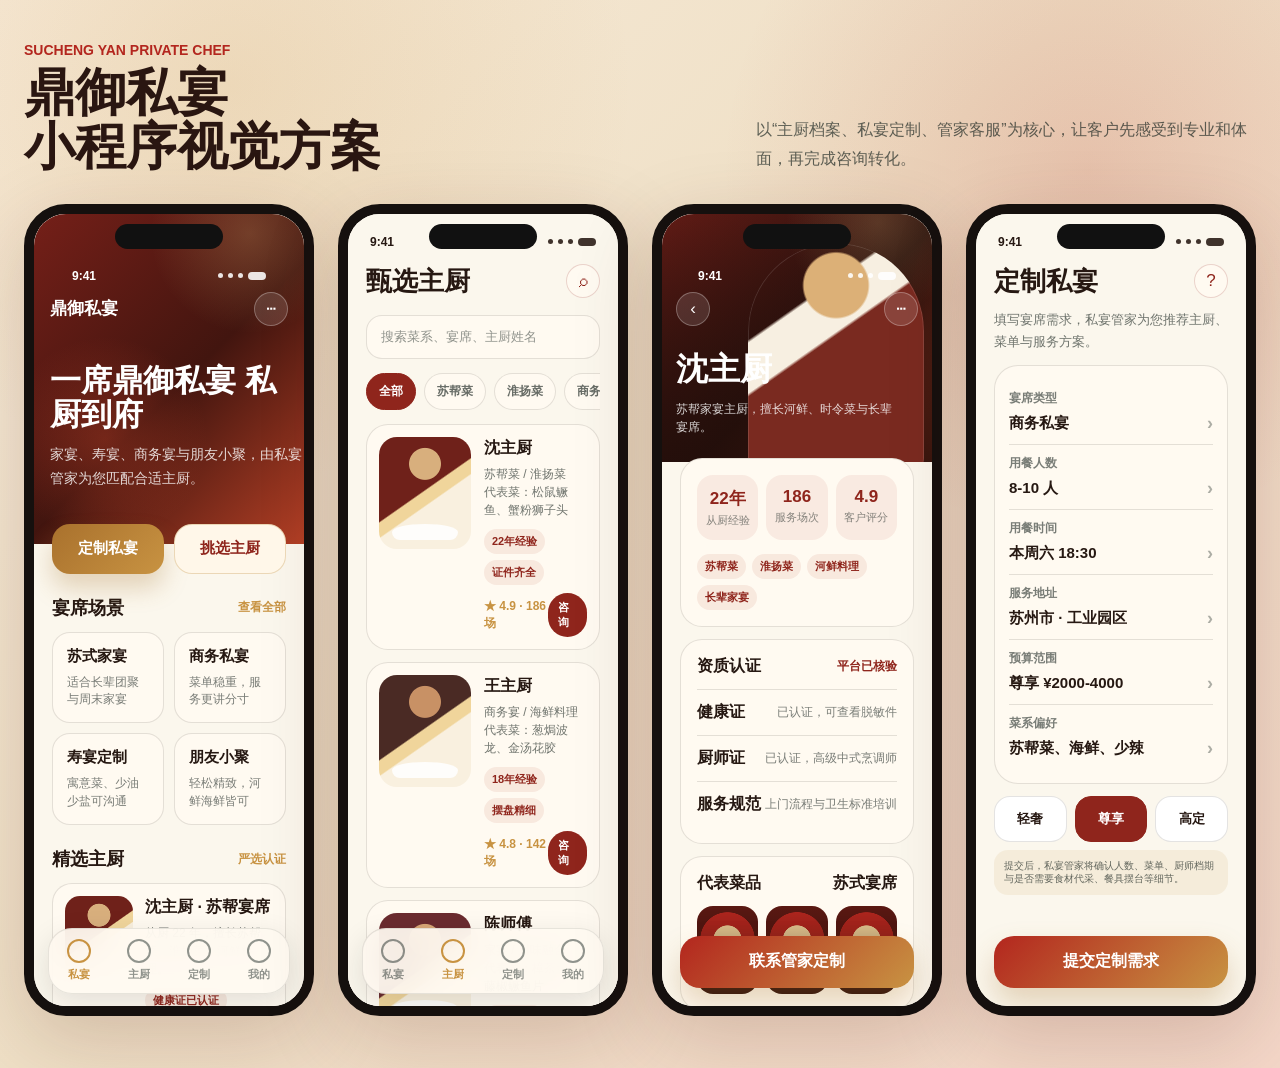
<file: projects/dingyuyan.html>
<!doctype html>
<html lang="zh-CN">
<head>
  <meta charset="utf-8" />
  <meta name="viewport" content="width=device-width, initial-scale=1" />
  <title>鼎御私宴 - 小程序 UI 预览</title>
  <style>
    :root {
      --ink: #261812;
      --moss: #8f251c;
      --moss-2: #b73a25;
      --gold: #c89342;
      --gold-soft: #ead8ae;
      --paper: #f7f1e5;
      --porcelain: #fffaf0;
      --rice: #fbf7ed;
      --rouge: #b3261e;
      --line: rgba(38, 24, 18, .12);
      --shadow: 0 24px 80px rgba(77, 24, 17, .18);
      --radius: 26px;
      font-family: -apple-system, BlinkMacSystemFont, "SF Pro Display", "PingFang SC",
        "Hiragino Sans GB", "Microsoft YaHei", Arial, sans-serif;
    }

    * { box-sizing: border-box; }

    body {
      margin: 0;
      min-height: 100vh;
      color: var(--ink);
      background:
        radial-gradient(circle at 18% 8%, rgba(200, 147, 66, .18), transparent 28%),
        radial-gradient(circle at 85% 16%, rgba(179, 38, 30, .16), transparent 26%),
        linear-gradient(135deg, #f7ead8 0%, #efe0c6 46%, #f4d7c8 100%);
    }

    .stage {
      width: min(1420px, calc(100% - 48px));
      margin: 0 auto;
      padding: 42px 0 52px;
    }

    .brand-row {
      display: flex;
      align-items: end;
      justify-content: space-between;
      gap: 28px;
      margin-bottom: 30px;
    }

    .brand-kicker {
      margin: 0 0 8px;
      color: var(--rouge);
      font-size: 14px;
      font-weight: 700;
      letter-spacing: 0;
    }

    h1 {
      margin: 0;
      font-size: clamp(32px, 4vw, 58px);
      line-height: 1.05;
      letter-spacing: 0;
      color: #2a1611;
    }

    .brand-note {
      max-width: 500px;
      margin: 0;
      color: rgba(24, 35, 31, .68);
      font-size: 16px;
      line-height: 1.8;
    }

    .screens {
      display: grid;
      grid-template-columns: repeat(4, minmax(260px, 1fr));
      gap: 24px;
      align-items: start;
    }

    .phone {
      position: relative;
      height: 812px;
      overflow: hidden;
      border: 10px solid #15100e;
      border-radius: 42px;
      background: var(--rice);
      box-shadow: var(--shadow);
    }

    .phone::before {
      content: "";
      position: absolute;
      top: 10px;
      left: 50%;
      width: 108px;
      height: 25px;
      transform: translateX(-50%);
      border-radius: 999px;
      background: #111;
      z-index: 20;
    }

    .screen {
      height: 100%;
      overflow: hidden;
      background: var(--rice);
    }

    .status {
      position: relative;
      z-index: 4;
      height: 44px;
      padding: 12px 22px 0;
      display: flex;
      align-items: center;
      justify-content: space-between;
      font-size: 12px;
      font-weight: 700;
    }

    .status.dark { color: #fff; }

    .pill-icons {
      display: flex;
      gap: 5px;
      align-items: center;
    }

    .dot, .bar {
      display: block;
      background: currentColor;
      opacity: .88;
    }

    .dot {
      width: 5px;
      height: 5px;
      border-radius: 50%;
    }

    .bar {
      width: 18px;
      height: 8px;
      border-radius: 4px;
    }

    .content {
      padding: 0 18px 18px;
    }

    .hero {
      position: relative;
      height: 374px;
      margin: -44px -10px 0;
      padding: 78px 26px 24px;
      color: #fff;
      overflow: hidden;
      background:
        radial-gradient(circle at 78% 17%, rgba(244, 200, 126, .22), transparent 26%),
        radial-gradient(circle at 28% 72%, rgba(215, 74, 45, .32), transparent 30%),
        linear-gradient(135deg, #7d211a 0%, #42150f 56%, #b74126 100%);
      background-size: cover;
      background-position: center;
    }

    .nav-title {
      position: relative;
      z-index: 3;
      display: flex;
      align-items: center;
      justify-content: space-between;
      margin-bottom: 22px;
    }

    .nav-title strong {
      font-size: 17px;
      letter-spacing: 0;
    }

    .circle-btn {
      width: 34px;
      height: 34px;
      display: grid;
      place-items: center;
      border: 1px solid rgba(255,255,255,.28);
      border-radius: 50%;
      background: rgba(255, 255, 255, .12);
      color: inherit;
      font-size: 17px;
    }

    .hero h2 {
      position: relative;
      z-index: 2;
      max-width: 260px;
      margin: 38px 0 10px;
      font-size: 31px;
      line-height: 1.12;
      letter-spacing: 0;
    }

    .hero p {
      position: relative;
      z-index: 2;
      width: 265px;
      margin: 0;
      color: rgba(255,255,255,.82);
      font-size: 14px;
      line-height: 1.7;
    }

    .actions {
      display: grid;
      grid-template-columns: 1fr 1fr;
      gap: 10px;
      margin-top: -20px;
      position: relative;
      z-index: 5;
    }

    .primary-btn, .ghost-btn {
      height: 50px;
      border: 0;
      border-radius: 18px;
      font-size: 15px;
      font-weight: 700;
      letter-spacing: 0;
    }

    .primary-btn {
      color: #fff;
      background: linear-gradient(135deg, #a9712d, var(--gold));
      box-shadow: 0 14px 24px rgba(164, 114, 47, .28);
    }

    .ghost-btn {
      color: var(--moss);
      background: #fff7e9;
      border: 1px solid rgba(196,154,82,.34);
    }

    .section-head {
      display: flex;
      align-items: center;
      justify-content: space-between;
      margin: 22px 0 12px;
    }

    .section-head h3 {
      margin: 0;
      font-size: 18px;
      letter-spacing: 0;
    }

    .section-head span {
      color: var(--gold);
      font-size: 12px;
      font-weight: 700;
    }

    .occasion-grid {
      display: grid;
      grid-template-columns: 1fr 1fr;
      gap: 10px;
    }

    .occasion {
      min-height: 86px;
      padding: 14px;
      border-radius: 18px;
      background: #fffaf1;
      border: 1px solid var(--line);
    }

    .occasion b {
      display: block;
      margin-bottom: 8px;
      font-size: 15px;
    }

    .occasion span {
      display: block;
      color: rgba(24,35,31,.58);
      font-size: 12px;
      line-height: 1.45;
    }

    .chef-mini {
      display: grid;
      grid-template-columns: 68px 1fr;
      gap: 12px;
      padding: 12px;
      border: 1px solid var(--line);
      border-radius: 20px;
      background: #fffaf1;
    }

    .avatar {
      position: relative;
      width: 68px;
      height: 80px;
      overflow: hidden;
      border-radius: 15px;
      background:
        radial-gradient(circle at 50% 24%, #d8af7d 0 16%, transparent 17%),
        linear-gradient(145deg, #6f211a 0 48%, #f0d59b 49% 57%, #f9f0df 58%);
    }

    .avatar::after {
      content: "";
      position: absolute;
      left: 13px;
      right: 13px;
      bottom: 9px;
      height: 16px;
      border-radius: 50% 50% 8px 8px;
      background: rgba(255,255,255,.88);
    }

    .chef-mini h4, .chef-card h4 {
      margin: 1px 0 6px;
      font-size: 16px;
      letter-spacing: 0;
    }

    .chef-mini p, .chef-card p {
      margin: 0 0 10px;
      color: rgba(24,35,31,.62);
      font-size: 12px;
      line-height: 1.5;
    }

    .tag-row {
      display: flex;
      flex-wrap: wrap;
      gap: 6px;
    }

    .tag {
      padding: 5px 8px;
      border-radius: 999px;
      color: var(--moss);
      background: rgba(179, 58, 37, .09);
      font-size: 11px;
      font-weight: 700;
      white-space: nowrap;
    }

    .tabbar {
      position: absolute;
      left: 14px;
      right: 14px;
      bottom: 12px;
      height: 66px;
      display: grid;
      grid-template-columns: repeat(4, 1fr);
      align-items: center;
      border-radius: 24px;
      background: rgba(255,250,241,.92);
      border: 1px solid rgba(24,35,31,.1);
      box-shadow: 0 10px 30px rgba(24,35,31,.12);
      backdrop-filter: blur(18px);
    }

    .tabbar div {
      text-align: center;
      color: rgba(24,35,31,.48);
      font-size: 11px;
      font-weight: 700;
    }

    .tabbar b {
      display: block;
      width: 24px;
      height: 24px;
      margin: 0 auto 4px;
      border-radius: 50%;
      border: 2px solid currentColor;
    }

    .tabbar .active { color: var(--gold); }

    .plain-top {
      padding: 0 18px;
      background: var(--rice);
    }

    .topbar {
      display: flex;
      justify-content: space-between;
      align-items: center;
      padding-top: 6px;
    }

    .topbar h2 {
      margin: 0;
      font-size: 26px;
      letter-spacing: 0;
    }

    .search {
      display: flex;
      align-items: center;
      height: 44px;
      gap: 8px;
      margin: 16px 0 14px;
      padding: 0 14px;
      border-radius: 16px;
      color: rgba(24,35,31,.48);
      background: #fffaf1;
      border: 1px solid var(--line);
      font-size: 13px;
    }

    .chips {
      display: flex;
      gap: 8px;
      overflow: hidden;
      margin-bottom: 14px;
    }

    .chip {
      flex: 0 0 auto;
      padding: 9px 12px;
      border-radius: 999px;
      background: #fffaf1;
      border: 1px solid var(--line);
      color: rgba(24,35,31,.66);
      font-size: 12px;
      font-weight: 700;
    }

    .chip.active {
      color: #fff;
      background: var(--moss);
      border-color: var(--moss);
    }

    .chef-list {
      display: grid;
      gap: 12px;
      padding-bottom: 90px;
    }

    .chef-card {
      display: grid;
      grid-template-columns: 92px 1fr;
      gap: 13px;
      padding: 12px;
      border-radius: 22px;
      background: #fffaf1;
      border: 1px solid var(--line);
    }

    .chef-card .avatar {
      width: 92px;
      height: 112px;
      border-radius: 18px;
    }

    .rating {
      display: flex;
      justify-content: space-between;
      align-items: center;
      margin-top: 8px;
      color: var(--gold);
      font-size: 12px;
      font-weight: 800;
    }

    .book {
      color: #fff;
      background: var(--moss);
      padding: 7px 10px;
      border-radius: 999px;
      font-size: 11px;
    }

    .detail-hero {
      position: relative;
      height: 292px;
      margin: -44px -10px 0;
      padding: 78px 24px 0;
      color: #fff;
      background:
        radial-gradient(circle at 78% 18%, rgba(245, 201, 132, .2), transparent 28%),
        linear-gradient(180deg, rgba(34,14,10,.08), rgba(34,14,10,.84)),
        linear-gradient(135deg, #7d211a, #2a110d 58%, #b74126);
      overflow: hidden;
    }

    .detail-hero::after {
      content: "";
      position: absolute;
      right: 18px;
      bottom: -16px;
      width: 176px;
      height: 235px;
      border-radius: 88px 88px 20px 20px;
      background:
        radial-gradient(circle at 50% 18%, #dcb077 0 15%, transparent 16%),
        linear-gradient(145deg, transparent 0 27%, #f7efe1 28% 42%, #7a2a20 43%);
      box-shadow: inset 0 0 0 1px rgba(255,255,255,.12);
    }

    .detail-hero h2 {
      position: relative;
      z-index: 2;
      margin: 8px 0 8px;
      font-size: 32px;
      letter-spacing: 0;
    }

    .detail-hero p {
      position: relative;
      z-index: 2;
      width: 224px;
      margin: 0;
      color: rgba(255,255,255,.82);
      font-size: 12px;
      line-height: 1.55;
    }

    .detail-body {
      position: relative;
      z-index: 4;
      padding: 0 18px 86px;
      margin-top: -4px;
    }

    .profile-panel, .cert-panel, .dish-panel {
      padding: 16px;
      border-radius: 22px;
      background: #fffaf1;
      border: 1px solid var(--line);
      margin-bottom: 12px;
    }

    .stats {
      display: grid;
      grid-template-columns: repeat(3, 1fr);
      gap: 8px;
      margin-bottom: 14px;
    }

    .stat {
      padding: 12px 8px;
      text-align: center;
      border-radius: 16px;
      background: rgba(179,58,37,.08);
    }

    .stat b {
      display: block;
      color: var(--moss);
      font-size: 17px;
    }

    .stat span {
      color: rgba(24,35,31,.52);
      font-size: 11px;
    }

    .panel-title {
      display: flex;
      justify-content: space-between;
      align-items: center;
      margin-bottom: 12px;
      font-weight: 800;
    }

    .cert {
      display: flex;
      align-items: center;
      justify-content: space-between;
      padding: 12px 0;
      border-top: 1px solid var(--line);
    }

    .cert:first-of-type { border-top: 0; }

    .cert span {
      color: rgba(24,35,31,.58);
      font-size: 12px;
    }

    .ok {
      color: var(--moss);
      font-size: 12px;
      font-weight: 800;
    }

    .dishes {
      display: grid;
      grid-template-columns: repeat(3, 1fr);
      gap: 8px;
    }

    .dish {
      min-height: 88px;
      padding: 10px;
      display: flex;
      align-items: end;
      border-radius: 16px;
      color: #fff;
      font-size: 12px;
      font-weight: 800;
      background:
        linear-gradient(180deg, transparent, rgba(0,0,0,.55)),
        radial-gradient(circle at 50% 38%, #f3d39b 0 22%, #b3261e 23% 43%, #5a1812 44%);
    }

    .fixed-cta {
      position: absolute;
      left: 18px;
      right: 18px;
      bottom: 18px;
      height: 52px;
      border: 0;
      border-radius: 20px;
      color: #fff;
      background: linear-gradient(135deg, #b3261e, #c89342);
      font-size: 16px;
      font-weight: 800;
      box-shadow: 0 16px 30px rgba(164, 114, 47, .28);
      z-index: 20;
    }

    .form-card {
      margin-top: 12px;
      padding: 14px;
      border-radius: 24px;
      background: #fffaf1;
      border: 1px solid var(--line);
    }

    .field {
      padding: 10px 0;
      border-bottom: 1px solid var(--line);
    }

    .field:last-child { border-bottom: 0; }

    .field label {
      display: block;
      margin-bottom: 6px;
      color: rgba(24,35,31,.58);
      font-size: 12px;
      font-weight: 700;
    }

    .field div {
      display: flex;
      align-items: center;
      justify-content: space-between;
      font-size: 15px;
      font-weight: 800;
    }

    .field div span {
      color: rgba(24,35,31,.36);
      font-size: 18px;
    }

    .budget {
      display: grid;
      grid-template-columns: repeat(3, 1fr);
      gap: 8px;
      margin-top: 12px;
    }

    .budget button {
      min-height: 46px;
      border: 1px solid var(--line);
      border-radius: 16px;
      color: var(--ink);
      background: #fff;
      font-weight: 800;
    }

    .budget button.active {
      color: #fff;
      background: var(--moss);
      border-color: var(--moss);
    }

    .service-note {
      margin: 8px 0 0;
      padding: 9px 10px;
      border-radius: 14px;
      background: rgba(196,154,82,.12);
      color: rgba(24,35,31,.66);
      font-size: 10px;
      line-height: 1.35;
    }

    @media (max-width: 1180px) {
      .screens { grid-template-columns: repeat(2, minmax(280px, 390px)); justify-content: center; }
      .brand-row { align-items: start; flex-direction: column; }
    }

    @media (max-width: 720px) {
      .stage { width: min(390px, calc(100% - 24px)); padding-top: 24px; }
      .screens { grid-template-columns: 1fr; }
      .phone { height: 780px; }
      h1 { font-size: 36px; }
    }
  </style>
</head>
<body>
  <main class="stage">
    <header class="brand-row">
      <div>
        <p class="brand-kicker">SUCHENG YAN PRIVATE CHEF</p>
        <h1>鼎御私宴<br />小程序视觉方案</h1>
      </div>
      <p class="brand-note">以“主厨档案、私宴定制、管家客服”为核心，让客户先感受到专业和体面，再完成咨询转化。</p>
    </header>

    <section class="screens">
      <article class="phone">
        <div class="screen">
          <div class="hero">
            <div class="status dark">
              <span>9:41</span>
              <span class="pill-icons"><i class="dot"></i><i class="dot"></i><i class="dot"></i><i class="bar"></i></span>
            </div>
            <div class="nav-title">
              <strong>鼎御私宴</strong>
              <span class="circle-btn">⋯</span>
            </div>
            <h2>一席鼎御私宴 私厨到府</h2>
            <p>家宴、寿宴、商务宴与朋友小聚，由私宴管家为您匹配合适主厨。</p>
          </div>

          <div class="content">
            <div class="actions">
              <button class="primary-btn">定制私宴</button>
              <button class="ghost-btn">挑选主厨</button>
            </div>

            <div class="section-head">
              <h3>宴席场景</h3>
              <span>查看全部</span>
            </div>
            <div class="occasion-grid">
              <div class="occasion"><b>苏式家宴</b><span>适合长辈团聚与周末家宴</span></div>
              <div class="occasion"><b>商务私宴</b><span>菜单稳重，服务更讲分寸</span></div>
              <div class="occasion"><b>寿宴定制</b><span>寓意菜、少油少盐可沟通</span></div>
              <div class="occasion"><b>朋友小聚</b><span>轻松精致，河鲜海鲜皆可</span></div>
            </div>

            <div class="section-head">
              <h3>精选主厨</h3>
              <span>严选认证</span>
            </div>
            <div class="chef-mini">
              <div class="avatar"></div>
              <div>
                <h4>沈主厨 · 苏帮宴席</h4>
                <p>从厨 22 年，擅长苏帮菜、淮扬菜、河鲜料理。</p>
                <div class="tag-row"><span class="tag">健康证已认证</span><span class="tag">厨师证已认证</span></div>
              </div>
            </div>
          </div>

          <nav class="tabbar">
            <div class="active"><b></b>私宴</div>
            <div><b></b>主厨</div>
            <div><b></b>定制</div>
            <div><b></b>我的</div>
          </nav>
        </div>
      </article>

      <article class="phone">
        <div class="screen">
          <div class="status">
            <span>9:41</span>
            <span class="pill-icons"><i class="dot"></i><i class="dot"></i><i class="dot"></i><i class="bar"></i></span>
          </div>
          <div class="plain-top">
            <div class="topbar">
              <h2>甄选主厨</h2>
              <span class="circle-btn" style="color:#8f251c;border-color:rgba(143,37,28,.18);background:#fffaf1;">⌕</span>
            </div>
            <div class="search">搜索菜系、宴席、主厨姓名</div>
            <div class="chips">
              <span class="chip active">全部</span>
              <span class="chip">苏帮菜</span>
              <span class="chip">淮扬菜</span>
              <span class="chip">商务宴</span>
            </div>

            <div class="chef-list">
              <div class="chef-card">
                <div class="avatar"></div>
                <div>
                  <h4>沈主厨</h4>
                  <p>苏帮菜 / 淮扬菜<br />代表菜：松鼠鳜鱼、蟹粉狮子头</p>
                  <div class="tag-row"><span class="tag">22年经验</span><span class="tag">证件齐全</span></div>
                  <div class="rating"><span>★ 4.9 · 186场</span><span class="book">咨询</span></div>
                </div>
              </div>
              <div class="chef-card">
                <div class="avatar" style="background:radial-gradient(circle at 50% 24%, #c89165 0 16%, transparent 17%),linear-gradient(145deg,#4a2a24 0 48%,#f0d59b 49% 57%,#f9f0df 58%);"></div>
                <div>
                  <h4>王主厨</h4>
                  <p>商务宴 / 海鲜料理<br />代表菜：葱焗波龙、金汤花胶</p>
                  <div class="tag-row"><span class="tag">18年经验</span><span class="tag">摆盘精细</span></div>
                  <div class="rating"><span>★ 4.8 · 142场</span><span class="book">咨询</span></div>
                </div>
              </div>
              <div class="chef-card">
                <div class="avatar" style="background:radial-gradient(circle at 50% 24%, #d7a676 0 16%, transparent 17%),linear-gradient(145deg,#6a2b2f 0 48%,#f0d59b 49% 57%,#f9f0df 58%);"></div>
                <div>
                  <h4>陈师傅</h4>
                  <p>家宴 / 川味融合<br />代表菜：樟茶鸭、藤椒鳜鱼片</p>
                  <div class="tag-row"><span class="tag">15年经验</span><span class="tag">口味可调</span></div>
                  <div class="rating"><span>★ 4.8 · 98场</span><span class="book">咨询</span></div>
                </div>
              </div>
            </div>
          </div>

          <nav class="tabbar">
            <div><b></b>私宴</div>
            <div class="active"><b></b>主厨</div>
            <div><b></b>定制</div>
            <div><b></b>我的</div>
          </nav>
        </div>
      </article>

      <article class="phone">
        <div class="screen">
          <div class="detail-hero">
            <div class="status dark">
              <span>9:41</span>
              <span class="pill-icons"><i class="dot"></i><i class="dot"></i><i class="dot"></i><i class="bar"></i></span>
            </div>
            <div class="nav-title">
              <span class="circle-btn">‹</span>
              <span class="circle-btn">⋯</span>
            </div>
            <h2>沈主厨</h2>
            <p>苏帮家宴主厨，擅长河鲜、时令菜与长辈宴席。</p>
          </div>

          <div class="detail-body">
            <div class="profile-panel">
              <div class="stats">
                <div class="stat"><b>22年</b><span>从厨经验</span></div>
                <div class="stat"><b>186</b><span>服务场次</span></div>
                <div class="stat"><b>4.9</b><span>客户评分</span></div>
              </div>
              <div class="tag-row">
                <span class="tag">苏帮菜</span><span class="tag">淮扬菜</span><span class="tag">河鲜料理</span><span class="tag">长辈家宴</span>
              </div>
            </div>

            <div class="cert-panel">
              <div class="panel-title">资质认证 <span class="ok">平台已核验</span></div>
              <div class="cert"><b>健康证</b><span>已认证，可查看脱敏件</span></div>
              <div class="cert"><b>厨师证</b><span>已认证，高级中式烹调师</span></div>
              <div class="cert"><b>服务规范</b><span>上门流程与卫生标准培训</span></div>
            </div>

            <div class="dish-panel">
              <div class="panel-title">代表菜品 <span>苏式宴席</span></div>
              <div class="dishes">
                <div class="dish">松鼠鳜鱼</div>
                <div class="dish">蟹粉狮子头</div>
                <div class="dish">响油鳝糊</div>
              </div>
            </div>
          </div>
          <button class="fixed-cta">联系管家定制</button>
        </div>
      </article>

      <article class="phone">
        <div class="screen">
          <div class="status">
            <span>9:41</span>
            <span class="pill-icons"><i class="dot"></i><i class="dot"></i><i class="dot"></i><i class="bar"></i></span>
          </div>
          <div class="plain-top">
            <div class="topbar">
              <h2>定制私宴</h2>
              <span class="circle-btn" style="color:#8f251c;border-color:rgba(143,37,28,.18);background:#fffaf1;">?</span>
            </div>
            <p style="margin:10px 0 0;color:rgba(24,35,31,.62);font-size:13px;line-height:1.7;">填写宴席需求，私宴管家为您推荐主厨、菜单与服务方案。</p>

            <div class="form-card">
              <div class="field">
                <label>宴席类型</label>
                <div>商务私宴 <span>›</span></div>
              </div>
              <div class="field">
                <label>用餐人数</label>
                <div>8-10 人 <span>›</span></div>
              </div>
              <div class="field">
                <label>用餐时间</label>
                <div>本周六 18:30 <span>›</span></div>
              </div>
              <div class="field">
                <label>服务地址</label>
                <div>苏州市 · 工业园区 <span>›</span></div>
              </div>
              <div class="field">
                <label>预算范围</label>
                <div>尊享 ¥2000-4000 <span>›</span></div>
              </div>
              <div class="field">
                <label>菜系偏好</label>
                <div>苏帮菜、海鲜、少辣 <span>›</span></div>
              </div>
            </div>

            <div class="budget">
              <button>轻奢</button>
              <button class="active">尊享</button>
              <button>高定</button>
            </div>

            <p class="service-note">提交后，私宴管家将确认人数、菜单、厨师档期与是否需要食材代采、餐具摆台等细节。</p>
          </div>
          <button class="fixed-cta">提交定制需求</button>
        </div>
      </article>
    </section>
  </main>
</body>
</html>
</file>
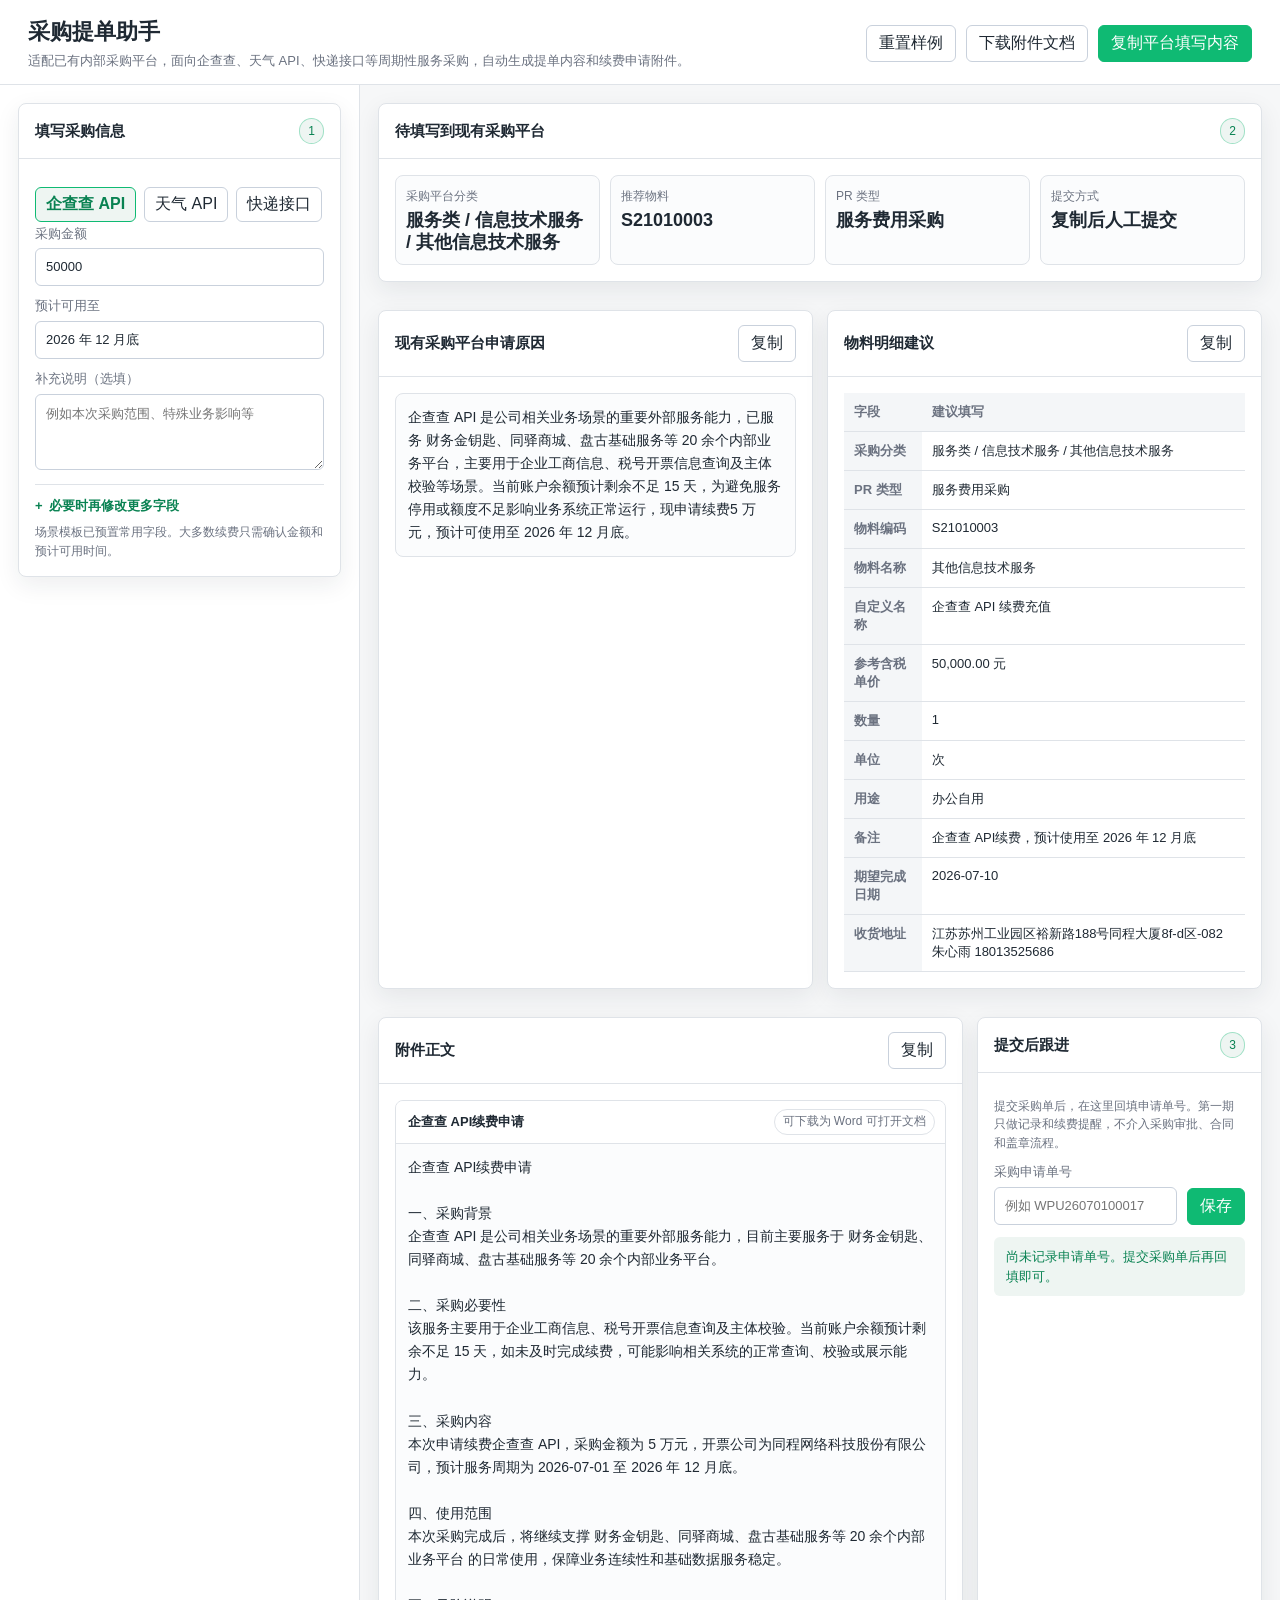
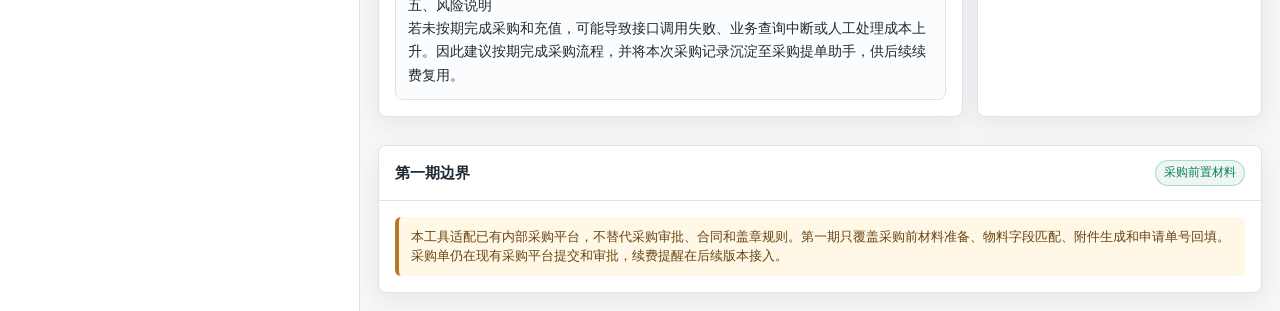
<file: projects/procurement-assistant.html>
<!doctype html>
<html lang="zh-CN">
<head>
  <meta charset="utf-8" />
  <meta name="viewport" content="width=device-width, initial-scale=1" />
  <title>采购提单助手</title>
  <style>
    :root {
      --bg: #f6f7f8;
      --surface: #ffffff;
      --line: #dfe3e8;
      --line-strong: #c9d1dc;
      --text: #1f2933;
      --muted: #6b7280;
      --soft: #eef5f2;
      --green: #0fba73;
      --green-dark: #098252;
      --blue: #2563eb;
      --amber: #b7791f;
      --danger: #c2410c;
      --shadow: 0 8px 24px rgba(31, 41, 51, 0.08);
    }

    * { box-sizing: border-box; }

    body {
      margin: 0;
      min-height: 100vh;
      background: var(--bg);
      color: var(--text);
      font-family: -apple-system, BlinkMacSystemFont, "Segoe UI", "PingFang SC",
        "Microsoft YaHei", Arial, sans-serif;
      letter-spacing: 0;
    }

    button, input, select, textarea {
      font: inherit;
      letter-spacing: 0;
    }

    .app-shell {
      min-height: 100vh;
      display: grid;
      grid-template-rows: auto 1fr;
    }

    header {
      background: var(--surface);
      border-bottom: 1px solid var(--line);
      padding: 18px 28px 14px;
    }

    .top-row {
      display: flex;
      align-items: center;
      justify-content: space-between;
      gap: 16px;
    }

    h1 {
      margin: 0;
      font-size: 22px;
      line-height: 1.25;
    }

    .subtitle {
      margin-top: 6px;
      color: var(--muted);
      font-size: 13px;
    }

    .header-actions {
      display: flex;
      gap: 10px;
      flex-wrap: wrap;
      justify-content: flex-end;
    }

    .btn {
      border: 1px solid var(--line-strong);
      background: var(--surface);
      color: var(--text);
      min-height: 36px;
      padding: 7px 12px;
      border-radius: 6px;
      cursor: pointer;
      display: inline-flex;
      align-items: center;
      justify-content: center;
      gap: 6px;
      white-space: nowrap;
    }

    .btn.primary {
      border-color: var(--green);
      background: var(--green);
      color: #fff;
    }

    .btn:hover { border-color: var(--green); }
    .btn.primary:hover { background: var(--green-dark); }
    .btn:active { transform: translateY(1px); }

    main {
      display: grid;
      grid-template-columns: 360px minmax(0, 1fr);
      min-height: 0;
    }

    aside {
      border-right: 1px solid var(--line);
      background: var(--surface);
      padding: 18px;
      overflow: auto;
    }

    .workspace {
      padding: 18px;
      overflow: auto;
    }

    .panel {
      background: var(--surface);
      border: 1px solid var(--line);
      border-radius: 8px;
      box-shadow: var(--shadow);
    }

    .panel + .panel { margin-top: 14px; }

    .panel-title {
      padding: 14px 16px;
      border-bottom: 1px solid var(--line);
      display: flex;
      align-items: center;
      justify-content: space-between;
      gap: 12px;
    }

    .panel-title h2,
    .panel-title h3 {
      margin: 0;
      font-size: 15px;
      line-height: 1.3;
    }

    .panel-body { padding: 16px; }

    .form-grid {
      display: grid;
      gap: 12px;
    }

    label {
      display: grid;
      gap: 6px;
      color: var(--muted);
      font-size: 13px;
      line-height: 1.3;
    }

    input, select, textarea {
      width: 100%;
      border: 1px solid var(--line-strong);
      border-radius: 6px;
      background: #fff;
      color: var(--text);
      padding: 9px 10px;
      outline: none;
      min-height: 38px;
    }

    textarea {
      resize: vertical;
      min-height: 76px;
      line-height: 1.55;
    }

    input:focus, select:focus, textarea:focus {
      border-color: var(--green);
      box-shadow: 0 0 0 3px rgba(15, 186, 115, 0.12);
    }

    .two-col {
      display: grid;
      grid-template-columns: 1fr 1fr;
      gap: 12px;
    }

    .tabs {
      display: flex;
      gap: 8px;
      flex-wrap: wrap;
      padding: 12px 0 4px;
    }

    .advanced-fields {
      margin-top: 14px;
      border-top: 1px solid var(--line);
      padding-top: 12px;
    }

    .advanced-fields summary {
      color: var(--green-dark);
      cursor: pointer;
      font-size: 13px;
      font-weight: 700;
      list-style: none;
    }

    .advanced-fields summary::-webkit-details-marker { display: none; }
    .advanced-fields summary::before { content: "+"; margin-right: 6px; }
    .advanced-fields[open] summary::before { content: "-"; }
    .advanced-fields .form-grid { margin-top: 14px; }

    .tab {
      min-height: 34px;
      border: 1px solid var(--line-strong);
      background: #fff;
      border-radius: 6px;
      padding: 6px 10px;
      cursor: pointer;
      color: var(--text);
    }

    .tab.active {
      background: var(--soft);
      color: var(--green-dark);
      border-color: var(--green);
      font-weight: 700;
    }

    .dashboard {
      display: grid;
      grid-template-columns: repeat(12, 1fr);
      gap: 14px;
    }

    .span-4 { grid-column: span 4; }
    .span-6 { grid-column: span 6; }
    .span-8 { grid-column: span 8; }
    .span-12 { grid-column: span 12; }

    .metric-row {
      display: grid;
      grid-template-columns: repeat(4, 1fr);
      gap: 10px;
    }

    .metric {
      border: 1px solid var(--line);
      border-radius: 8px;
      padding: 10px;
      min-height: 72px;
      background: #fbfcfd;
    }

    .metric b {
      display: block;
      font-size: 18px;
      line-height: 1.25;
      margin-top: 4px;
    }

    .metric span {
      color: var(--muted);
      font-size: 12px;
    }

    .copy-block {
      position: relative;
      border: 1px solid var(--line);
      border-radius: 8px;
      background: #fbfcfd;
      overflow: hidden;
    }

    .copy-head {
      min-height: 40px;
      display: flex;
      align-items: center;
      justify-content: space-between;
      gap: 10px;
      border-bottom: 1px solid var(--line);
      padding: 8px 10px 8px 12px;
      background: #fff;
    }

    .copy-head strong {
      font-size: 13px;
    }

    .copy-body {
      white-space: pre-wrap;
      line-height: 1.65;
      padding: 12px;
      min-height: 118px;
      font-size: 14px;
    }

    table {
      width: 100%;
      border-collapse: collapse;
      font-size: 13px;
    }

    th, td {
      text-align: left;
      border-bottom: 1px solid var(--line);
      padding: 10px;
      vertical-align: top;
    }

    th {
      background: #f4f6f8;
      color: var(--muted);
      font-weight: 700;
    }

    .status-list {
      display: grid;
      gap: 8px;
    }

    .status-item {
      display: grid;
      grid-template-columns: 28px 1fr auto;
      gap: 10px;
      align-items: center;
      border: 1px solid var(--line);
      border-radius: 8px;
      padding: 10px;
      background: #fff;
    }

    .dot {
      width: 20px;
      height: 20px;
      border-radius: 999px;
      display: grid;
      place-items: center;
      color: #fff;
      background: var(--green);
      font-size: 12px;
    }

    .status-item small {
      color: var(--muted);
      display: block;
      margin-top: 2px;
    }

    .tag {
      display: inline-flex;
      align-items: center;
      min-height: 26px;
      padding: 3px 8px;
      border: 1px solid var(--line);
      border-radius: 999px;
      color: var(--muted);
      background: #fff;
      font-size: 12px;
      white-space: nowrap;
    }

    .tag.green {
      color: var(--green-dark);
      border-color: rgba(15, 186, 115, 0.35);
      background: var(--soft);
    }

    .hint {
      color: var(--muted);
      font-size: 12px;
      line-height: 1.55;
      margin-top: 8px;
    }

    .alert {
      border-left: 4px solid var(--amber);
      background: #fff8e7;
      padding: 10px 12px;
      border-radius: 6px;
      color: #69440f;
      font-size: 13px;
      line-height: 1.5;
    }

    .followup-actions {
      display: flex;
      align-items: end;
      gap: 10px;
      margin-top: 12px;
    }

    .followup-actions label { flex: 1; }

    .followup-state {
      margin-top: 12px;
      padding: 10px 12px;
      border-radius: 6px;
      background: var(--soft);
      color: var(--green-dark);
      font-size: 13px;
      line-height: 1.5;
    }

    .toast {
      position: fixed;
      right: 18px;
      bottom: 18px;
      background: #111827;
      color: #fff;
      padding: 10px 12px;
      border-radius: 6px;
      opacity: 0;
      pointer-events: none;
      transform: translateY(8px);
      transition: 0.2s ease;
      z-index: 50;
      font-size: 13px;
    }

    .toast.show {
      opacity: 1;
      transform: translateY(0);
    }

    @media (max-width: 1120px) {
      main { grid-template-columns: 1fr; }
      aside { border-right: 0; border-bottom: 1px solid var(--line); }
      .span-4, .span-6, .span-8 { grid-column: span 12; }
      .metric-row { grid-template-columns: repeat(2, 1fr); }
    }

    @media (max-width: 680px) {
      header { padding: 14px; }
      .top-row { align-items: stretch; flex-direction: column; }
      aside, .workspace { padding: 12px; }
      .two-col { grid-template-columns: 1fr; }
      .metric-row { grid-template-columns: 1fr; }
      .status-item { grid-template-columns: 24px 1fr; }
      .status-item .tag { grid-column: 2; justify-self: start; }
      table { min-width: 680px; }
      .table-wrap { overflow-x: auto; }
    }
  </style>
</head>
<body>
  <div class="app-shell">
    <header>
      <div class="top-row">
        <div>
          <h1>采购提单助手</h1>
          <div class="subtitle">适配已有内部采购平台，面向企查查、天气 API、快递接口等周期性服务采购，自动生成提单内容和续费申请附件。</div>
        </div>
        <div class="header-actions">
          <button class="btn" id="resetBtn" type="button">重置样例</button>
          <button class="btn" id="downloadDocBtn" type="button">下载附件文档</button>
          <button class="btn primary" id="copyAllBtn" type="button">复制平台填写内容</button>
        </div>
      </div>
    </header>

    <main>
      <aside>
        <div class="panel">
          <div class="panel-title">
            <h2>填写采购信息</h2>
            <span class="tag green">1</span>
          </div>
          <div class="panel-body">
            <select id="scenario" aria-label="采购场景" hidden></select>
            <div class="tabs" id="scenarioTabs"></div>
            <div class="form-grid">
              <label>
                采购金额
                <input id="amount" inputmode="decimal" />
              </label>
              <label>
                预计可用至
                <input id="endDate" />
              </label>
              <label>
                补充说明（选填）
                <textarea id="note" placeholder="例如本次采购范围、特殊业务影响等"></textarea>
              </label>
            </div>
            <details class="advanced-fields">
              <summary>必要时再修改更多字段</summary>
              <div class="form-grid">
                <label>
                  采购类型
                  <select id="purchaseType">
                    <option value="续费">续费</option>
                    <option value="新购">新购</option>
                    <option value="扩容">扩容</option>
                  </select>
                </label>
                <div class="two-col">
                  <label>
                    服务开始
                    <input id="startDate" type="date" />
                  </label>
                  <label>
                    期望完成日期
                    <input id="targetDate" type="date" />
                  </label>
                </div>
                <label>
                  开票公司
                  <select id="invoiceCompany">
                    <option>同程网络科技股份有限公司</option>
                    <option>苏州创旅天下信息技术有限公司</option>
                  </select>
                </label>
                <label>
                  当前余量/到期风险
                  <input id="riskWindow" />
                </label>
                <label>
                  覆盖业务/使用系统
                  <textarea id="systems"></textarea>
                </label>
                <label>
                  主要用途
                  <textarea id="usage"></textarea>
                </label>
                <label>
                  收货地址
                  <textarea id="address"></textarea>
                </label>
              </div>
            </details>
            <div class="hint">场景模板已预置常用字段。大多数续费只需确认金额和预计可用时间。</div>
          </div>
        </div>
      </aside>

      <section class="workspace">
        <div class="dashboard">
          <div class="panel span-12">
            <div class="panel-title">
              <h2>待填写到现有采购平台</h2>
              <span class="tag green">2</span>
            </div>
            <div class="panel-body">
              <div class="metric-row">
                <div class="metric">
                  <span>采购平台分类</span>
                  <b id="categoryText">服务类 / 信息技术服务</b>
                </div>
                <div class="metric">
                  <span>推荐物料</span>
                  <b id="materialText">S21010003</b>
                </div>
                <div class="metric">
                  <span>PR 类型</span>
                  <b>服务费用采购</b>
                </div>
                <div class="metric">
                  <span>提交方式</span>
                  <b>复制后人工提交</b>
                </div>
              </div>
            </div>
          </div>

          <div class="panel span-6">
            <div class="panel-title">
              <h3>现有采购平台申请原因</h3>
              <button class="btn" type="button" data-copy="reasonText">复制</button>
            </div>
            <div class="panel-body">
              <div class="copy-block">
                <div class="copy-body" id="reasonText"></div>
              </div>
            </div>
          </div>

          <div class="panel span-6">
            <div class="panel-title">
              <h3>物料明细建议</h3>
              <button class="btn" type="button" data-copy="materialPlainText">复制</button>
            </div>
            <div class="panel-body">
              <div class="table-wrap">
                <table>
                  <thead>
                    <tr>
                      <th>字段</th>
                      <th>建议填写</th>
                    </tr>
                  </thead>
                  <tbody id="materialTable"></tbody>
                </table>
              </div>
              <div id="materialPlainText" hidden></div>
            </div>
          </div>

          <div class="panel span-8">
            <div class="panel-title">
              <h3>附件正文</h3>
              <button class="btn" type="button" data-copy="attachmentText">复制</button>
            </div>
            <div class="panel-body">
              <div class="copy-block">
                <div class="copy-head">
                  <strong id="attachmentTitle">续费申请</strong>
                  <span class="tag">可下载为 Word 可打开文档</span>
                </div>
                <div class="copy-body" id="attachmentText"></div>
              </div>
            </div>
          </div>

          <div class="panel span-4">
            <div class="panel-title">
              <h3>提交后跟进</h3>
              <span class="tag green">3</span>
            </div>
            <div class="panel-body">
              <div class="hint">提交采购单后，在这里回填申请单号。第一期只做记录和续费提醒，不介入采购审批、合同和盖章流程。</div>
              <div class="followup-actions">
                <label>
                  采购申请单号
                  <input id="requestNo" placeholder="例如 WPU26070100017" />
                </label>
                <button class="btn primary" id="saveRequestBtn" type="button">保存</button>
              </div>
              <div class="followup-state" id="followupState">尚未记录申请单号</div>
            </div>
          </div>

          <div class="panel span-12">
            <div class="panel-title">
              <h3>第一期边界</h3>
              <span class="tag green">采购前置材料</span>
            </div>
            <div class="panel-body">
              <div class="alert" id="adapterText"></div>
            </div>
          </div>
        </div>
      </section>
    </main>
  </div>

  <div class="toast" id="toast">已复制</div>

  <script>
    const templates = {
      qcc: {
        name: "企查查 API",
        category: "服务类 / 信息技术服务 / 其他信息技术服务",
        materialCode: "S21010003",
        materialName: "其他信息技术服务",
        customName: "企查查 API 续费充值",
        unit: "次",
        usageType: "办公自用",
        amount: "50000",
        startDate: "2026-07-01",
        endDate: "2026 年 12 月底",
        riskWindow: "当前账户余额预计剩余不足 15 天",
        systems: "财务金钥匙、同驿商城、盘古基础服务等 20 余个内部业务平台",
        usage: "企业工商信息、税号开票信息查询及主体校验",
        targetDate: "2026-07-10"
      },
      weather: {
        name: "天气 API",
        category: "服务类 / 信息技术服务 / 信息使用费",
        materialCode: "S21010002",
        materialName: "信息使用费",
        customName: "天气 API 服务采购",
        unit: "次",
        usageType: "办公自用",
        amount: "30000",
        startDate: "2026-07-15",
        endDate: "2027 年 7 月",
        riskWindow: "现有接口服务即将到期，需提前完成续费避免调用中断",
        systems: "出行服务、目的地内容、营销活动页、用户触达等业务场景",
        usage: "天气实况、天气预报、城市天气展示及出行提醒",
        targetDate: "2026-07-20"
      },
      express: {
        name: "快递接口",
        category: "服务类 / 信息技术服务 / 其他信息技术服务",
        materialCode: "S21010004",
        materialName: "快递查询",
        customName: "快递查询接口服务采购",
        unit: "套",
        usageType: "办公自用",
        amount: "20000",
        startDate: "2026-07-15",
        endDate: "2027 年 7 月",
        riskWindow: "现有查询额度接近预警线，需补充额度保障业务查询",
        systems: "商城订单、售后服务、履约查询、客服工作台等业务系统",
        usage: "物流轨迹查询、快递状态回传、订单履约信息展示",
        targetDate: "2026-07-20"
      }
    };

    const state = {
      scenario: "qcc",
      invoiceCompany: "同程网络科技股份有限公司",
      address: "江苏苏州工业园区裕新路188号同程大厦8f-d区-082 朱心雨 18013525686"
    };

    const ids = [
      "scenario", "purchaseType", "amount", "startDate", "endDate", "invoiceCompany",
      "riskWindow", "systems", "usage", "targetDate", "address", "note"
    ];

    const fields = Object.fromEntries(ids.map((id) => [id, document.getElementById(id)]));
    const requestNoField = document.getElementById("requestNo");
    const yuan = (value) => {
      const num = Number(String(value).replace(/[^\d.]/g, "")) || 0;
      return num.toLocaleString("zh-CN", { minimumFractionDigits: 2, maximumFractionDigits: 2 });
    };
    const shortYuan = (value) => {
      const num = Number(String(value).replace(/[^\d.]/g, "")) || 0;
      if (num >= 10000 && num % 10000 === 0) return `${num / 10000} 万元`;
      return `${num.toLocaleString("zh-CN")} 元`;
    };

    function init() {
      Object.entries(templates).forEach(([key, item]) => {
        const option = document.createElement("option");
        option.value = key;
        option.textContent = item.name;
        fields.scenario.append(option);
      });

      renderTabs();
      loadTemplate("qcc");

      ids.forEach((id) => {
        fields[id].addEventListener("input", render);
        fields[id].addEventListener("change", () => {
          if (id === "scenario") loadTemplate(fields.scenario.value);
          render();
        });
      });

      document.querySelectorAll("[data-copy]").forEach((button) => {
        button.addEventListener("click", () => copyText(document.getElementById(button.dataset.copy).innerText));
      });
      document.getElementById("copyAllBtn").addEventListener("click", () => copyText(buildFullPackage()));
      document.getElementById("downloadDocBtn").addEventListener("click", downloadDoc);
      document.getElementById("resetBtn").addEventListener("click", () => loadTemplate(fields.scenario.value));
      document.getElementById("saveRequestBtn").addEventListener("click", saveRequestNo);
    }

    function renderTabs() {
      const tabs = document.getElementById("scenarioTabs");
      tabs.innerHTML = "";
      Object.entries(templates).forEach(([key, item]) => {
        const btn = document.createElement("button");
        btn.className = "tab" + (key === state.scenario ? " active" : "");
        btn.type = "button";
        btn.textContent = item.name;
        btn.addEventListener("click", () => {
          fields.scenario.value = key;
          loadTemplate(key);
        });
        tabs.append(btn);
      });
    }

    function loadTemplate(key) {
      state.scenario = key;
      const item = templates[key];
      fields.scenario.value = key;
      fields.purchaseType.value = key === "qcc" ? "续费" : "续费";
      fields.amount.value = item.amount;
      fields.startDate.value = item.startDate;
      fields.endDate.value = item.endDate;
      fields.riskWindow.value = item.riskWindow;
      fields.systems.value = item.systems;
      fields.usage.value = item.usage;
      fields.targetDate.value = item.targetDate;
      fields.address.value = state.address;
      fields.invoiceCompany.value = state.invoiceCompany;
      fields.note.value = "";
      requestNoField.value = getSavedRequestNo(key);
      renderTabs();
      render();
    }

    function getModel() {
      const template = templates[fields.scenario.value];
      return {
        ...template,
        purchaseType: fields.purchaseType.value,
        amount: fields.amount.value,
        startDate: fields.startDate.value,
        endDate: fields.endDate.value,
        invoiceCompany: fields.invoiceCompany.value,
        riskWindow: fields.riskWindow.value,
        systems: fields.systems.value,
        usage: fields.usage.value,
        targetDate: fields.targetDate.value,
        address: fields.address.value,
        note: fields.note.value.trim()
      };
    }

    function buildReason(m) {
      const note = m.note ? ` ${m.note}` : "";
      return `${m.name} 是公司相关业务场景的重要外部服务能力，已服务 ${m.systems}，主要用于${m.usage}等场景。${m.riskWindow}，为避免服务停用或额度不足影响业务系统正常运行，现申请${m.purchaseType}${shortYuan(m.amount)}，预计可使用至 ${m.endDate}。${note}`;
    }

    function buildAttachment(m) {
      return `${m.name}${m.purchaseType}申请

一、采购背景
${m.name} 是公司相关业务场景的重要外部服务能力，目前主要服务于 ${m.systems}。

二、采购必要性
该服务主要用于${m.usage}。${m.riskWindow}，如未及时完成${m.purchaseType}，可能影响相关系统的正常查询、校验或展示能力。

三、采购内容
本次申请${m.purchaseType}${m.name}，采购金额为 ${shortYuan(m.amount)}，开票公司为${m.invoiceCompany}，预计服务周期为 ${m.startDate || "待确认"} 至 ${m.endDate}。

四、使用范围
本次采购完成后，将继续支撑 ${m.systems} 的日常使用，保障业务连续性和基础数据服务稳定。

五、风险说明
若未按期完成采购和充值，可能导致接口调用失败、业务查询中断或人工处理成本上升。因此建议按期完成采购流程，并将本次采购记录沉淀至采购提单助手，供后续续费复用。${m.note ? `\n\n六、补充说明\n${m.note}` : ""}`;
    }

    function buildMaterialRows(m) {
      return [
        ["采购分类", m.category],
        ["PR 类型", "服务费用采购"],
        ["物料编码", m.materialCode],
        ["物料名称", m.materialName],
        ["自定义名称", m.customName],
        ["参考含税单价", `${yuan(m.amount)} 元`],
        ["数量", "1"],
        ["单位", m.unit],
        ["用途", m.usageType],
        ["备注", `${m.name}${m.purchaseType}，预计使用至 ${m.endDate}`],
        ["期望完成日期", m.targetDate || "待填写"],
        ["收货地址", m.address || "使用默认地址"]
      ];
    }

    function render() {
      const m = getModel();
      document.getElementById("categoryText").textContent = m.category.replaceAll(" / ", " / ");
      document.getElementById("materialText").textContent = m.materialCode;
      document.getElementById("reasonText").textContent = buildReason(m);
      document.getElementById("attachmentTitle").textContent = `${m.name}${m.purchaseType}申请`;
      document.getElementById("attachmentText").textContent = buildAttachment(m);

      const rows = buildMaterialRows(m);
      document.getElementById("materialTable").innerHTML = rows.map(([k, v]) => `<tr><th>${escapeHtml(k)}</th><td>${escapeHtml(v)}</td></tr>`).join("");
      document.getElementById("materialPlainText").textContent = rows.map(([k, v]) => `${k}：${v}`).join("\n");
      document.getElementById("adapterText").textContent = buildAdapterText();
      renderFollowupState();
    }

    function buildAdapterText() {
      return "本工具适配已有内部采购平台，不替代采购审批、合同和盖章规则。第一期只覆盖采购前材料准备、物料字段匹配、附件生成和申请单号回填。采购单仍在现有采购平台提交和审批，续费提醒在后续版本接入。";
    }

    function buildFullPackage() {
      const m = getModel();
      return `【采购平台字段】
申请原因：
${buildReason(m)}

【物料明细】
${buildMaterialRows(m).map(([k, v]) => `${k}：${v}`).join("\n")}

【附件正文】
${buildAttachment(m)}`;
    }

    function getRequestStorageKey() {
      return `procurement-assistant-request-no-${fields.scenario.value}`;
    }

    function getSavedRequestNo(key = fields.scenario.value) {
      return localStorage.getItem(`procurement-assistant-request-no-${key}`) || "";
    }

    function saveRequestNo() {
      const requestNo = requestNoField.value.trim();
      if (!requestNo) {
        showToast("请先填写采购申请单号");
        requestNoField.focus();
        return;
      }
      localStorage.setItem(getRequestStorageKey(), requestNo);
      renderFollowupState();
      showToast("申请单号已记录");
    }

    function renderFollowupState() {
      const requestNo = getSavedRequestNo();
      document.getElementById("followupState").textContent = requestNo
        ? `已记录申请单号：${requestNo}。后续可基于该编号补充提醒和历史记录。`
        : "尚未记录申请单号。提交采购单后再回填即可。";
    }

    async function copyText(text) {
      try {
        await navigator.clipboard.writeText(text);
      } catch (error) {
        const temp = document.createElement("textarea");
        temp.value = text;
        document.body.append(temp);
        temp.select();
        document.execCommand("copy");
        temp.remove();
      }
      showToast("已复制到剪贴板");
    }

    function downloadDoc() {
      const m = getModel();
      const content = buildAttachment(m)
        .split("\n")
        .map((line) => line.trim() ? `<p>${escapeHtml(line)}</p>` : "<p>&nbsp;</p>")
        .join("");
      const html = `<!doctype html><html><head><meta charset="utf-8"><title>${escapeHtml(m.name)}${escapeHtml(m.purchaseType)}申请</title><style>body{font-family:SimSun,serif;line-height:1.8;font-size:14pt;padding:36px;}p:first-child{text-align:center;font-size:18pt;font-weight:bold;}p{margin:0 0 10px;}</style></head><body>${content}</body></html>`;
      const blob = new Blob(["\ufeff", html], { type: "application/msword;charset=utf-8" });
      const url = URL.createObjectURL(blob);
      const a = document.createElement("a");
      a.href = url;
      a.download = `${m.name}${m.purchaseType}申请.doc`;
      a.click();
      URL.revokeObjectURL(url);
      showToast("附件文档已生成");
    }

    function showToast(message) {
      const toast = document.getElementById("toast");
      toast.textContent = message;
      toast.classList.add("show");
      window.clearTimeout(showToast.timer);
      showToast.timer = window.setTimeout(() => toast.classList.remove("show"), 1800);
    }

    function escapeHtml(value) {
      return String(value)
        .replaceAll("&", "&amp;")
        .replaceAll("<", "&lt;")
        .replaceAll(">", "&gt;")
        .replaceAll('"', "&quot;")
        .replaceAll("'", "&#039;");
    }

    init();
  </script>
</body>
</html>
</file>
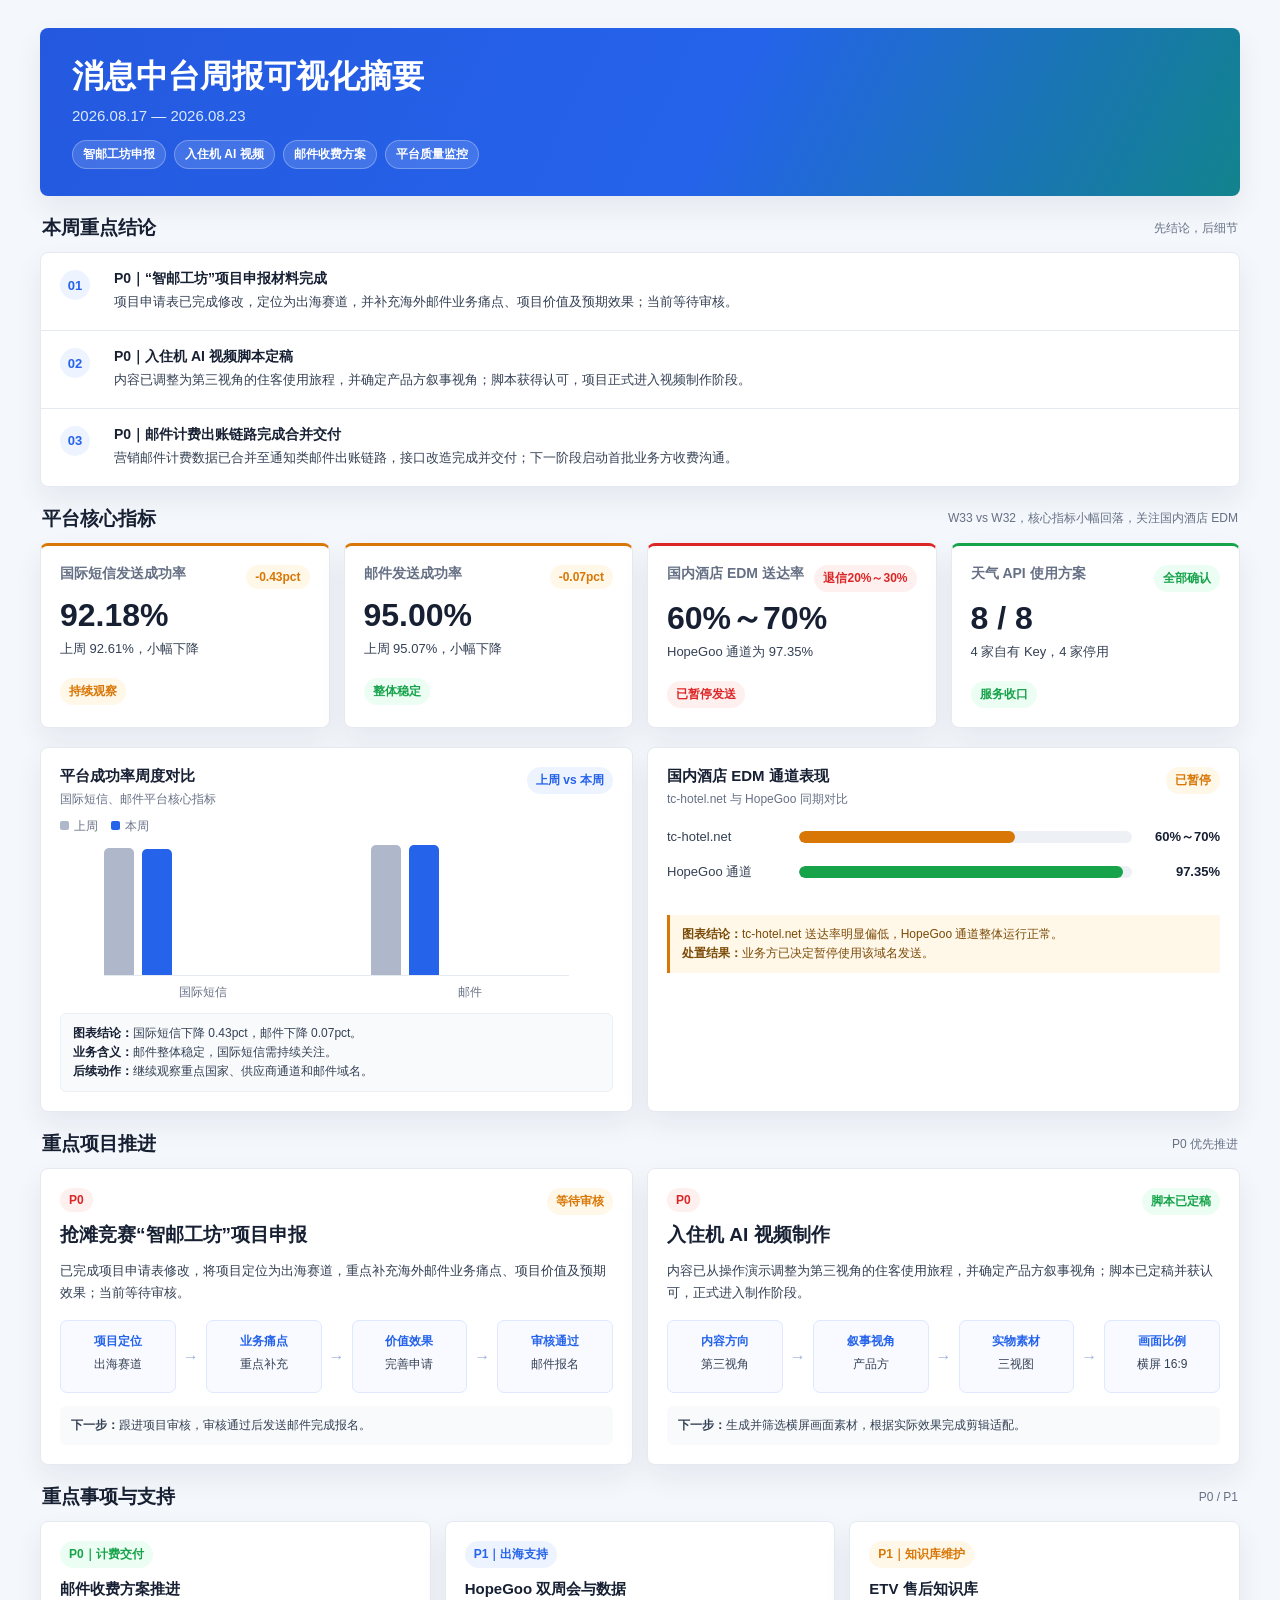
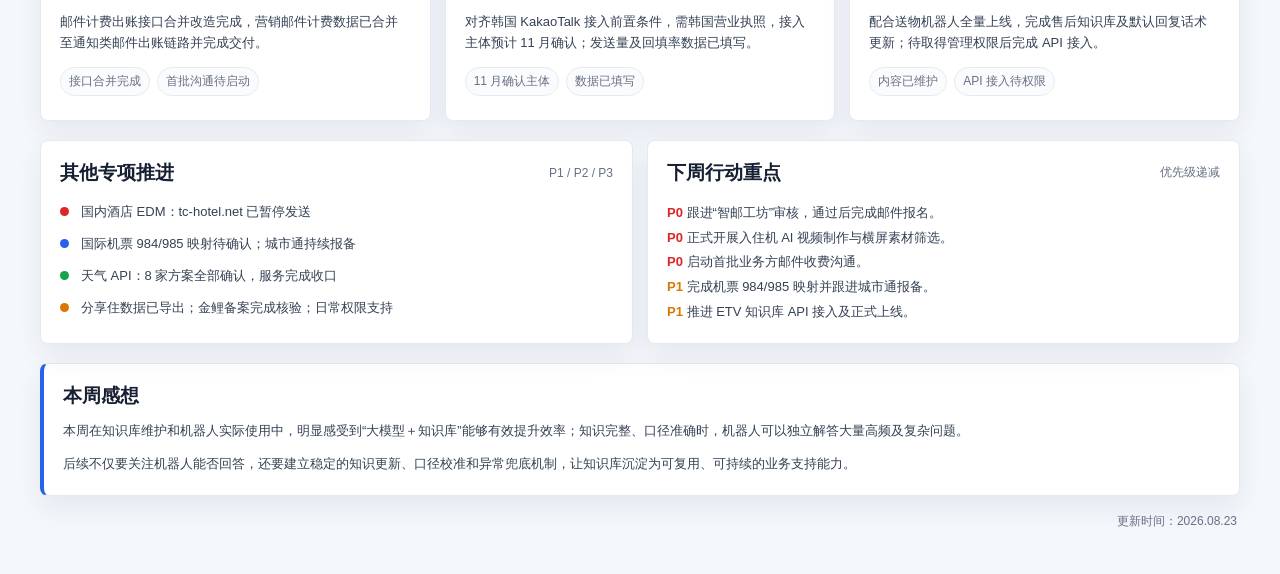
<file: projects/weekly-report.html>
<!doctype html>
<html lang="zh-CN">
<head>
  <meta charset="utf-8">
  <meta name="viewport" content="width=device-width,initial-scale=1">
  <title>消息中台周报｜2026.08.17 - 2026.08.23</title>
  <style>
    :root{--bg:#f4f7fb;--card:#fff;--ink:#172033;--text:#344054;--muted:#667085;--line:#e5eaf1;--blue:#2563eb;--blue-soft:#eef4ff;--green:#16a34a;--green-soft:#ecfdf3;--orange:#d97706;--orange-soft:#fff7e8;--red:#dc2626;--red-soft:#fff0f0;--shadow:0 12px 28px rgba(28,47,79,.07)}
    *{box-sizing:border-box}body{margin:0;background:var(--bg);font-family:-apple-system,BlinkMacSystemFont,"Segoe UI","PingFang SC","Microsoft YaHei",Arial,sans-serif;color:var(--text)}.page{width:min(1200px,calc(100% - 32px));margin:28px auto 44px}h1,h2,h3,p{margin:0}h1{font-size:32px;line-height:1.2}h2{font-size:19px;color:var(--ink)}h3{font-size:15px;color:var(--ink)}
    .hero{padding:29px 32px 27px;border-radius:8px;color:#fff;background:linear-gradient(116deg,#2459df 0%,#2563eb 56%,#12838d 100%);box-shadow:var(--shadow)}.date{margin-top:12px;color:#dbeafe;font-size:15px}.topics{display:flex;gap:8px;flex-wrap:wrap;margin-top:16px}.topics span{padding:5px 10px;border:1px solid rgba(255,255,255,.28);border-radius:999px;background:rgba(255,255,255,.14);font-size:12px;font-weight:700}
    .section{margin-top:19px}.section-head{display:flex;justify-content:space-between;align-items:center;gap:15px;margin:0 2px 11px}.section-head span{font-size:12px;color:var(--muted)}.grid{display:grid;gap:14px}.g2{grid-template-columns:repeat(2,minmax(0,1fr))}.g3{grid-template-columns:repeat(3,minmax(0,1fr))}.g4{grid-template-columns:repeat(4,minmax(0,1fr))}.card{padding:19px;border:1px solid var(--line);border-radius:8px;background:var(--card);box-shadow:var(--shadow)}
    .conclusions{padding:0;overflow:hidden}.conclusion{display:grid;grid-template-columns:42px 1fr;gap:12px;padding:17px 19px;border-bottom:1px solid var(--line)}.conclusion:last-child{border-bottom:0}.no{display:grid;place-items:center;width:30px;height:30px;border-radius:50%;background:var(--blue-soft);color:var(--blue);font-size:13px;font-weight:800}.conclusion strong{display:block;margin-bottom:4px;font-size:14px;color:var(--ink)}.conclusion p{font-size:13px;line-height:1.6}
    .metric{min-height:171px;border-top:3px solid var(--blue)}.metric.green-top{border-top-color:var(--green)}.metric.warn-top{border-top-color:var(--orange)}.metric.red-top{border-top-color:var(--red)}.metric-head{display:flex;justify-content:space-between;gap:8px;align-items:flex-start}.metric h3{font-size:14px;color:var(--muted)}.value{margin:10px 0 8px;font-size:32px;font-weight:800;line-height:1;color:var(--ink)}.metric p{min-height:39px;font-size:13px;line-height:1.55}.pill{display:inline-flex;align-items:center;padding:5px 9px;border-radius:999px;font-size:12px;font-weight:750;white-space:nowrap}.green{color:var(--green);background:var(--green-soft)}.blue{color:var(--blue);background:var(--blue-soft)}.orange{color:var(--orange);background:var(--orange-soft)}.red{color:var(--red);background:var(--red-soft)}
    .chart-card{min-height:299px}.chart-title{display:flex;justify-content:space-between;gap:12px;align-items:flex-start}.chart-title p{margin-top:5px;font-size:12px;color:var(--muted)}.legend{display:flex;gap:13px;margin-top:10px;color:var(--muted);font-size:12px}.legend i{display:inline-block;width:9px;height:9px;margin-right:5px;border-radius:2px;background:#aeb8ca}.legend i.current{background:var(--blue)}.bars{display:flex;align-items:flex-end;gap:68px;height:138px;margin:3px 44px 0;border-bottom:1px solid var(--line)}.group{display:grid;grid-template-columns:30px 30px;gap:8px;align-items:end;position:relative;flex:1;height:100%}.group:after{content:attr(data-label);position:absolute;left:50%;bottom:-26px;transform:translateX(-50%);width:100px;text-align:center;font-size:12px;color:var(--muted)}.bar{width:30px;min-height:20px;border-radius:5px 5px 0 0;background:#aeb8ca}.bar.now{background:var(--blue)}.note{margin-top:37px;padding:10px 12px;border:1px solid #edf1f5;border-radius:6px;background:#f8fafc;font-size:12px;line-height:1.6}.note b{color:var(--ink)}
    .monitor{margin-top:20px}.monitor-row{display:grid;grid-template-columns:120px 1fr 76px;gap:12px;align-items:center;margin:17px 0;font-size:13px}.monitor-row span{color:var(--text)}.monitor-row b{text-align:right;color:var(--ink)}.track{height:12px;overflow:hidden;border-radius:999px;background:#edf1f5}.fill{display:block;height:100%;border-radius:999px;background:var(--green)}.fill.orange-fill{background:var(--orange)}.monitor-foot{margin-top:18px;padding:10px 12px;border-left:3px solid var(--orange);background:var(--orange-soft);font-size:12px;line-height:1.6;color:#7b4a06}
    .project{min-height:283px}.top{display:flex;justify-content:space-between;gap:10px;align-items:flex-start}.statement{margin-top:12px;font-size:13px;line-height:1.65}.flow{display:flex;align-items:stretch;gap:7px;margin-top:17px}.step{flex:1;padding:12px 8px;min-height:73px;border:1px solid #dfe8ff;border-radius:7px;background:#f8faff;text-align:center;font-size:12px;line-height:1.45}.step b{display:block;margin-bottom:5px;color:var(--blue);font-size:12px}.arrow{display:grid;place-items:center;color:#9db1dc;font-weight:800}.next{margin-top:13px;padding:10px 11px;border-radius:6px;background:#f8fafc;font-size:12px;line-height:1.55}
    .p1-card{min-height:200px}.p1-card p{margin-top:12px;font-size:13px;line-height:1.65}.status{display:flex;gap:7px;flex-wrap:wrap;margin-top:13px}.status span{padding:5px 8px;border:1px solid var(--line);border-radius:999px;background:#fafbfc;font-size:12px;color:var(--muted)}.other{display:flex;align-items:center;gap:12px}.other+.other{margin-top:14px}.dot{width:9px;height:9px;border-radius:50%;background:var(--green)}.other:nth-child(2) .dot{background:var(--blue)}.other:nth-child(3) .dot{background:var(--orange)}.other:nth-child(4) .dot{background:#64748b}.other p{font-size:13px}
    .plan{position:relative;min-height:111px;padding:17px 17px 15px 60px}.priority{position:absolute;top:17px;left:17px;display:grid;place-items:center;width:31px;height:31px;border-radius:50%;color:#fff;background:var(--red);font-size:12px;font-weight:800}.plan.p1 .priority{background:var(--orange)}.plan.p2 .priority{background:var(--blue)}.plan h3{font-size:14px}.plan p{margin-top:7px;font-size:13px;line-height:1.6}.reflection{border-left:4px solid var(--blue)}.reflection p{margin-top:10px;font-size:13px;line-height:1.78}.footer{margin:17px 3px 0;text-align:right;color:var(--muted);font-size:12px}
    @media(max-width:900px){.g2,.g3,.g4{grid-template-columns:1fr}.flow{flex-direction:column}.arrow{transform:rotate(90deg);min-height:15px}.bars{margin:3px 24px 0}}@media(max-width:560px){.page{width:calc(100% - 20px);margin-top:10px}.hero{padding:24px 20px}h1{font-size:26px}.monitor-row{grid-template-columns:90px 1fr 65px}}
  </style>
</head>
<body><main class="page">
  <header class="hero"><h1>消息中台周报可视化摘要</h1><p class="date">2026.08.17 — 2026.08.23</p><div class="topics"><span>智邮工坊申报</span><span>入住机 AI 视频</span><span>邮件收费方案</span><span>平台质量监控</span></div></header>
  <section class="section"><div class="section-head"><h2>本周重点结论</h2><span>先结论，后细节</span></div><div class="card conclusions">
    <article class="conclusion"><div class="no">01</div><div><strong>P0｜“智邮工坊”项目申报材料完成</strong><p>项目申请表已完成修改，定位为出海赛道，并补充海外邮件业务痛点、项目价值及预期效果；当前等待审核。</p></div></article>
    <article class="conclusion"><div class="no">02</div><div><strong>P0｜入住机 AI 视频脚本定稿</strong><p>内容已调整为第三视角的住客使用旅程，并确定产品方叙事视角；脚本获得认可，项目正式进入视频制作阶段。</p></div></article>
    <article class="conclusion"><div class="no">03</div><div><strong>P0｜邮件计费出账链路完成合并交付</strong><p>营销邮件计费数据已合并至通知类邮件出账链路，接口改造完成并交付；下一阶段启动首批业务方收费沟通。</p></div></article>
  </div></section>
  <section class="section"><div class="section-head"><h2>平台核心指标</h2><span>W33 vs W32，核心指标小幅回落，关注国内酒店 EDM</span></div><div class="grid g4">
    <article class="card metric warn-top"><div class="metric-head"><h3>国际短信发送成功率</h3><span class="pill orange">-0.43pct</span></div><div class="value">92.18%</div><p>上周 92.61%，小幅下降</p><span class="pill orange">持续观察</span></article>
    <article class="card metric warn-top"><div class="metric-head"><h3>邮件发送成功率</h3><span class="pill orange">-0.07pct</span></div><div class="value">95.00%</div><p>上周 95.07%，小幅下降</p><span class="pill green">整体稳定</span></article>
    <article class="card metric red-top"><div class="metric-head"><h3>国内酒店 EDM 送达率</h3><span class="pill red">退信20%～30%</span></div><div class="value">60%～70%</div><p>HopeGoo 通道为 97.35%</p><span class="pill red">已暂停发送</span></article>
    <article class="card metric green-top"><div class="metric-head"><h3>天气 API 使用方案</h3><span class="pill green">全部确认</span></div><div class="value">8 / 8</div><p>4 家自有 Key，4 家停用</p><span class="pill green">服务收口</span></article>
  </div></section>
  <section class="section grid g2">
    <article class="card chart-card"><div class="chart-title"><div><h3>平台成功率周度对比</h3><p>国际短信、邮件平台核心指标</p></div><span class="pill blue">上周 vs 本周</span></div><div class="legend"><span><i></i>上周</span><span><i class="current"></i>本周</span></div><div class="bars"><div class="group" data-label="国际短信"><i class="bar" style="height:92.61%"></i><i class="bar now" style="height:92.18%"></i></div><div class="group" data-label="邮件"><i class="bar" style="height:95.07%"></i><i class="bar now" style="height:95%"></i></div></div><div class="note"><b>图表结论：</b>国际短信下降 0.43pct，邮件下降 0.07pct。<br><b>业务含义：</b>邮件整体稳定，国际短信需持续关注。<br><b>后续动作：</b>继续观察重点国家、供应商通道和邮件域名。</div></article>
    <article class="card chart-card"><div class="chart-title"><div><h3>国内酒店 EDM 通道表现</h3><p>tc-hotel.net 与 HopeGoo 同期对比</p></div><span class="pill orange">已暂停</span></div><div class="monitor"><div class="monitor-row"><span>tc-hotel.net</span><div class="track"><i class="fill orange-fill" style="width:65%"></i></div><b>60%～70%</b></div><div class="monitor-row"><span>HopeGoo 通道</span><div class="track"><i class="fill" style="width:97.35%"></i></div><b>97.35%</b></div></div><div class="monitor-foot" style="margin-top:34px"><b>图表结论：</b>tc-hotel.net 送达率明显偏低，HopeGoo 通道整体运行正常。<br><b>处置结果：</b>业务方已决定暂停使用该域名发送。</div></article>
  </section>
  <section class="section"><div class="section-head"><h2>重点项目推进</h2><span>P0 优先推进</span></div><div class="grid g2">
    <article class="card project"><div class="top"><div><span class="pill red">P0</span><h2 style="margin-top:10px">抢滩竞赛“智邮工坊”项目申报</h2></div><span class="pill orange">等待审核</span></div><p class="statement">已完成项目申请表修改，将项目定位为出海赛道，重点补充海外邮件业务痛点、项目价值及预期效果；当前等待审核。</p><div class="flow"><div class="step"><b>项目定位</b>出海赛道</div><div class="arrow">→</div><div class="step"><b>业务痛点</b>重点补充</div><div class="arrow">→</div><div class="step"><b>价值效果</b>完善申请</div><div class="arrow">→</div><div class="step"><b>审核通过</b>邮件报名</div></div><div class="next"><b>下一步：</b>跟进项目审核，审核通过后发送邮件完成报名。</div></article>
    <article class="card project"><div class="top"><div><span class="pill red">P0</span><h2 style="margin-top:10px">入住机 AI 视频制作</h2></div><span class="pill green">脚本已定稿</span></div><p class="statement">内容已从操作演示调整为第三视角的住客使用旅程，并确定产品方叙事视角；脚本已定稿并获认可，正式进入制作阶段。</p><div class="flow"><div class="step"><b>内容方向</b>第三视角</div><div class="arrow">→</div><div class="step"><b>叙事视角</b>产品方</div><div class="arrow">→</div><div class="step"><b>实物素材</b>三视图</div><div class="arrow">→</div><div class="step"><b>画面比例</b>横屏 16:9</div></div><div class="next"><b>下一步：</b>生成并筛选横屏画面素材，根据实际效果完成剪辑适配。</div></article>
  </div></section>
  <section class="section"><div class="section-head"><h2>重点事项与支持</h2><span>P0 / P1</span></div><div class="grid g3">
    <article class="card p1-card"><span class="pill green">P0｜计费交付</span><h3 style="margin-top:12px">邮件收费方案推进</h3><p>邮件计费出账接口合并改造完成，营销邮件计费数据已合并至通知类邮件出账链路并完成交付。</p><div class="status"><span>接口合并完成</span><span>首批沟通待启动</span></div></article>
    <article class="card p1-card"><span class="pill blue">P1｜出海支持</span><h3 style="margin-top:12px">HopeGoo 双周会与数据</h3><p>对齐韩国 KakaoTalk 接入前置条件，需韩国营业执照，接入主体预计 11 月确认；发送量及回填率数据已填写。</p><div class="status"><span>11 月确认主体</span><span>数据已填写</span></div></article>
    <article class="card p1-card"><span class="pill orange">P1｜知识库维护</span><h3 style="margin-top:12px">ETV 售后知识库</h3><p>配合送物机器人全量上线，完成售后知识库及默认回复话术更新；待取得管理权限后完成 API 接入。</p><div class="status"><span>内容已维护</span><span>API 接入待权限</span></div></article>
  </div></section>
  <section class="section grid g2"><article class="card"><div class="section-head" style="margin:0"><h2>其他专项推进</h2><span>P1 / P2 / P3</span></div><div style="margin-top:17px"><div class="other"><i class="dot" style="background:var(--red)"></i><p>国内酒店 EDM：tc-hotel.net 已暂停发送</p></div><div class="other"><i class="dot" style="background:var(--blue)"></i><p>国际机票 984/985 映射待确认；城市通持续报备</p></div><div class="other"><i class="dot" style="background:var(--green)"></i><p>天气 API：8 家方案全部确认，服务完成收口</p></div><div class="other"><i class="dot" style="background:var(--orange)"></i><p>分享住数据已导出；金鲤备案完成核验；日常权限支持</p></div></div></article><article class="card"><div class="section-head" style="margin:0"><h2>下周行动重点</h2><span>优先级递减</span></div><div style="margin-top:15px;font-size:13px;line-height:1.9"><p><b style="color:var(--red)">P0</b> 跟进“智邮工坊”审核，通过后完成邮件报名。</p><p><b style="color:var(--red)">P0</b> 正式开展入住机 AI 视频制作与横屏素材筛选。</p><p><b style="color:var(--red)">P0</b> 启动首批业务方邮件收费沟通。</p><p><b style="color:var(--orange)">P1</b> 完成机票 984/985 映射并跟进城市通报备。</p><p><b style="color:var(--orange)">P1</b> 推进 ETV 知识库 API 接入及正式上线。</p></div></article></section>
  <section class="section"><article class="card reflection"><h2>本周感想</h2><p>本周在知识库维护和机器人实际使用中，明显感受到“大模型＋知识库”能够有效提升效率；知识完整、口径准确时，机器人可以独立解答大量高频及复杂问题。</p><p>后续不仅要关注机器人能否回答，还要建立稳定的知识更新、口径校准和异常兜底机制，让知识库沉淀为可复用、可持续的业务支持能力。</p></article></section>
  <footer class="footer">更新时间：2026.08.23</footer>
</main></body></html>
</file>
